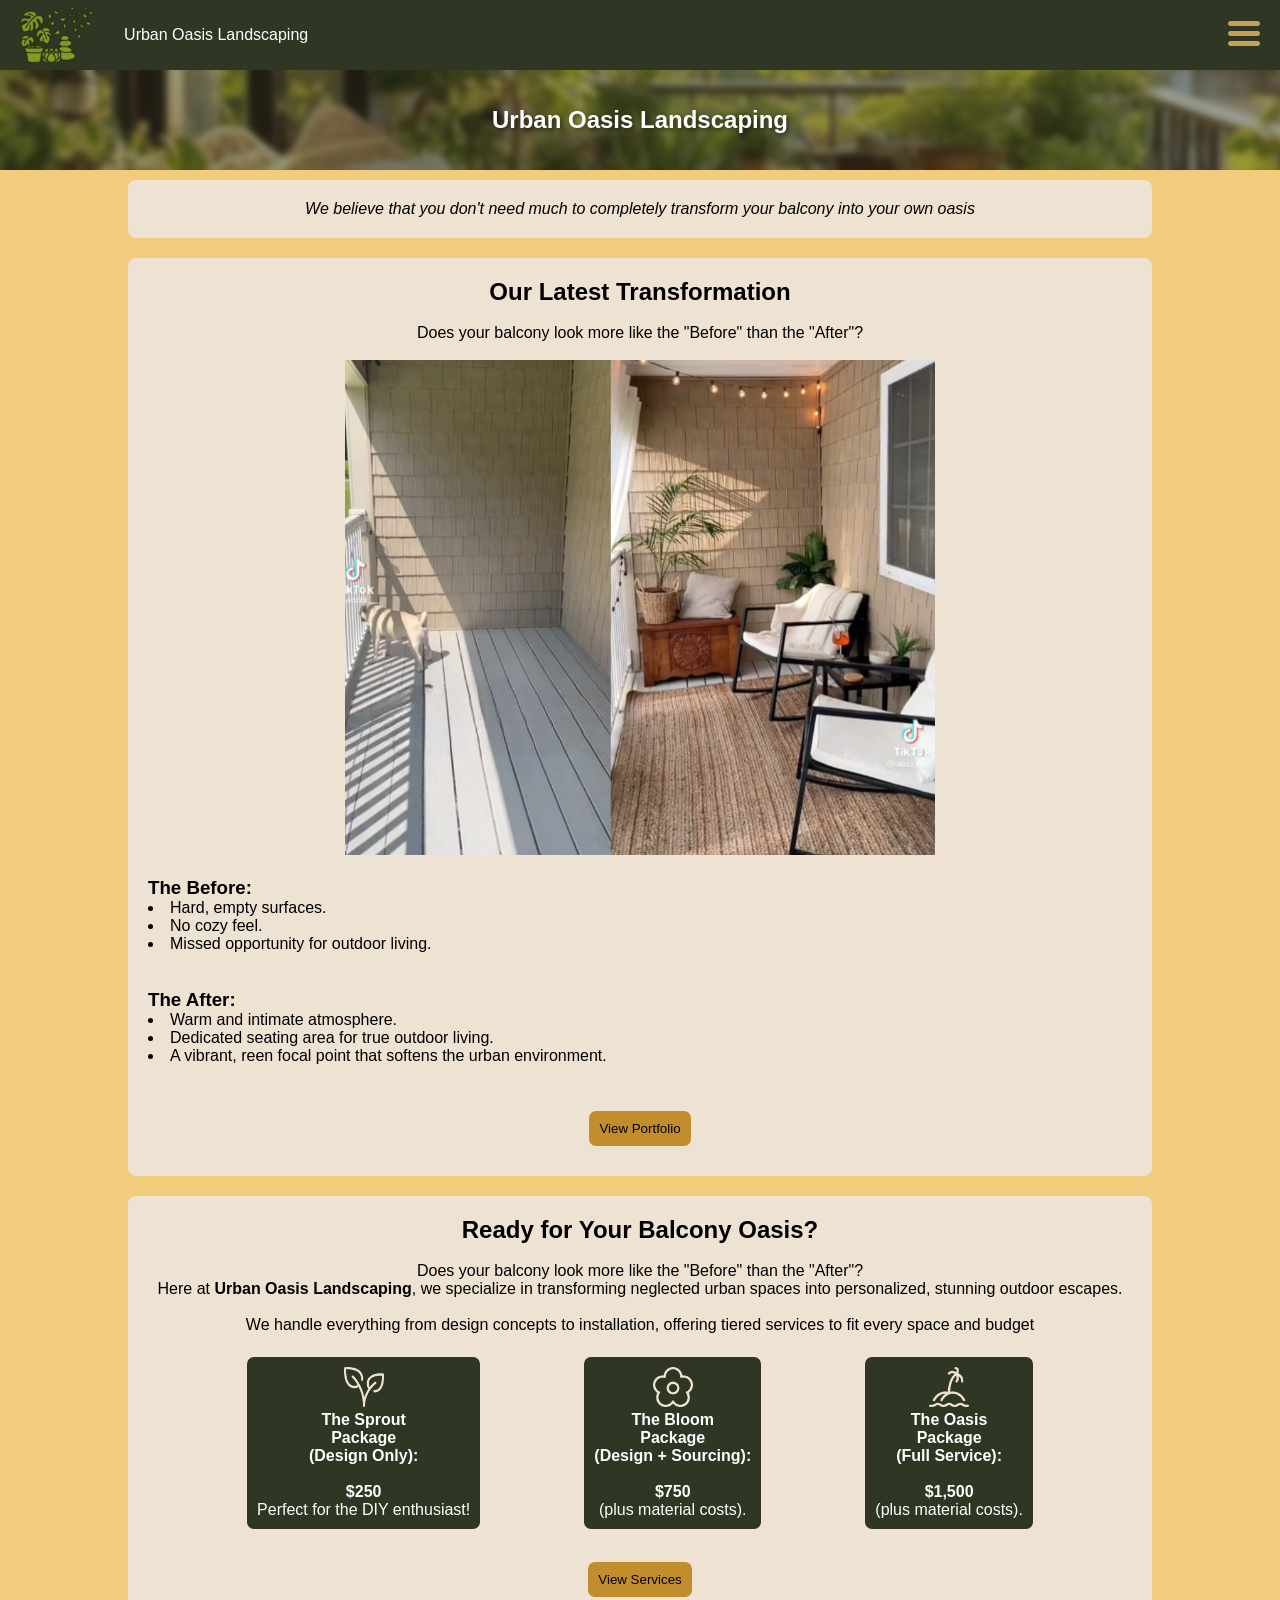
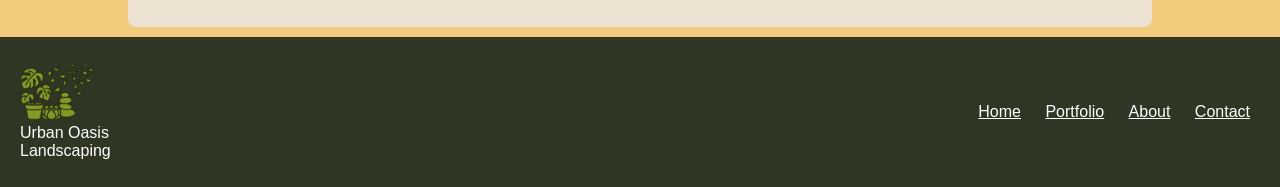
<file: index.html>
<!DOCTYPE html>
<html lang="en">
    <head>
        <meta charset="UTF-8">
        <meta name="viewport" content="width=device-width, initial-scale=1.0">
        <title>Home</title>
        <link rel="stylesheet" href="main.css">
        <script src="code.js" defer></script>
        <link rel="shortcut icon" href="images/icon.png" type="image/x-icon">
    </head>

    
    <body>
        <header>
            <div class="side-by-side">
                <img src="images/icon.png" alt="" height="55px">
                <p>Urban Oasis Landscaping</p>
            </div>
            
            <div>
                <img src="images/menu.png" alt="" height="25px">
                <ul class="Links">
                    <li><a href="index.html">Home</a></li>
                    <li><a href="portfolio.html">Portfolio</a></li>
                    <li><a href="about.html">About</a></li>
                    <li><a href="contact.html">Contact</a></li>
                </ul>
            </div>
            
        </header>

        <section class="cover center-text">
            <h1>Urban Oasis Landscaping</h1>
        </section>

        <section class="center-text">
            <p><i>We believe that you don't need much to completely transform your balcony into your own oasis</i></p>
        </section>

        <section>
            <div class="center-text">
                <h2>Our Latest Transformation</h2> <br>
                <p>Does your balcony look more like the "Before" than the "After"?</p>
                <br>
                <img src="portfolio-images/1.png" alt="" > <br><br>
            </div>
            <h3>The Before:</h3>
            <ul>
                <li>Hard, empty surfaces.</li>
                <li>No cozy feel.</li>
                <li>Missed opportunity for outdoor living.</li>
            </ul>
            <br><br>
            <h3>The After:</h3>
            <ul>
                <li>Warm and intimate atmosphere.</li>
                <li>Dedicated seating area for true outdoor living.</li>
                <li>A vibrant, reen focal point that softens the urban environment.</li>
            </ul>
            <br><br>
            <div class="center-text">
                <button type="button">View Portfolio</button>
            </div>
            
        </section>

        
        <section class="center-text">
            <h2>Ready for Your Balcony Oasis?</h2> <br>
            <p>Does your balcony look more like the "Before" than the "After"?</p>
            <div class="center-text">
                <p>Here at <b>Urban Oasis Landscaping</b>, we specialize in transforming neglected urban spaces into personalized, stunning outdoor escapes.</p> <br>
                <p>We handle everything from design concepts to installation, offering tiered services to fit every space and budget</p>
            </div> <br>
            <div class="packages">
                <div class="services">
                    <img src="images/sprout.png" alt="" class="icon">
                    <h4>The Sprout <br> Package <br> (Design Only):</h4>
                    <br>
                    <h4>$250</h4>
                    <p>Perfect for  the DIY enthusiast!</p>
                </div>
                
                <div class="services">
                    <img src="images/bloom.png" alt="" class="icon">
                    <h4>The Bloom <br> Package <br> (Design + Sourcing):</h4>
                    <br>
                    <h4>$750</h4>
                    <p>(plus material costs).</p>
                </div>

                <div class="services">
                    <img src="images/oasis.png" alt="" class="icon"> <br>
                    <h4>The Oasis <br> Package <br> (Full Service): </h4>
                    <br>
                    <h4>$1,500</h4>
                    <p>(plus material costs).</p>
                </div>
            </div>
            <br>
            <button type="button">View Services</button>
        </section>

        <footer>
            <div>
                <img src="images/icon.png" alt="" height="55px">
                <p>Urban Oasis <br>Landscaping</p>
            </div>
            <div class="Links">
                <a href="index.html">Home</a>
                <a href="portfolio.html">Portfolio</a>
                <a href="about.html">About</a>
                <a href="contact.html">Contact</a>
            </div>
        </footer>
    </body>
</html>
</file>
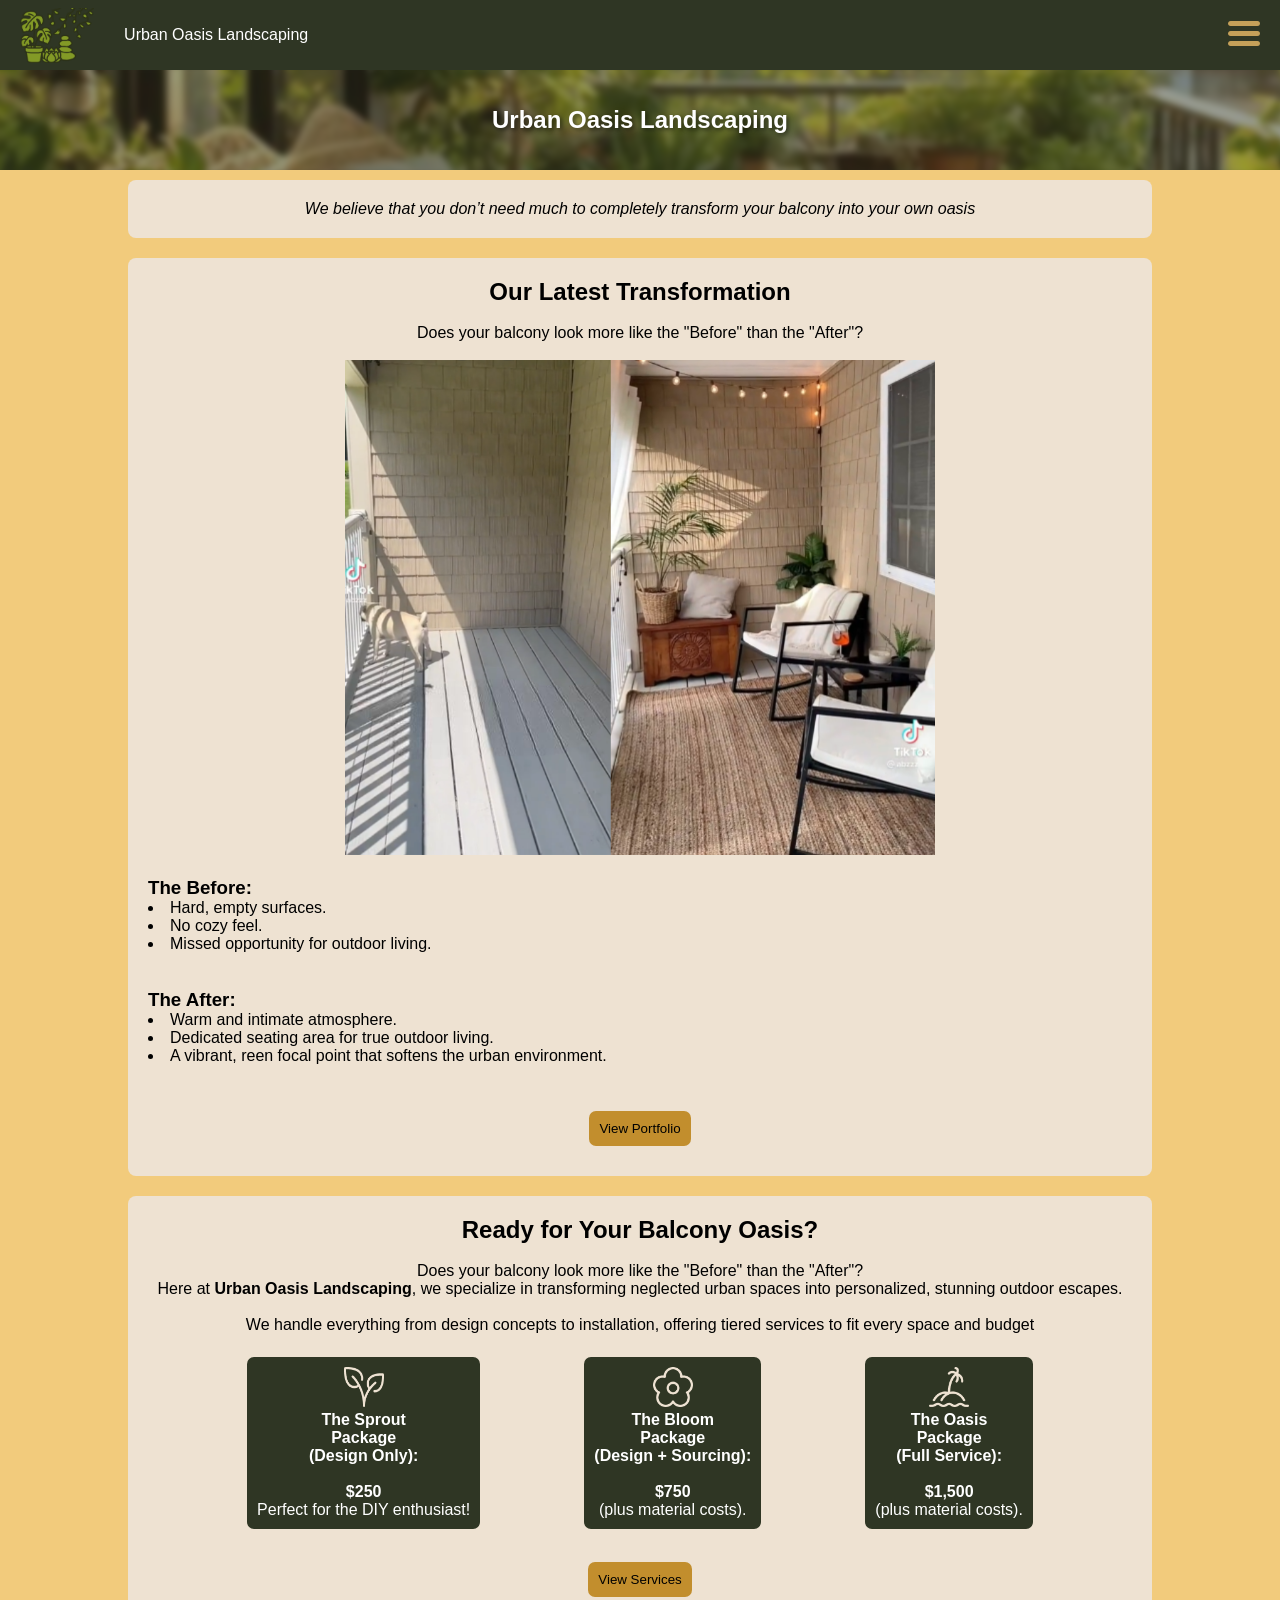
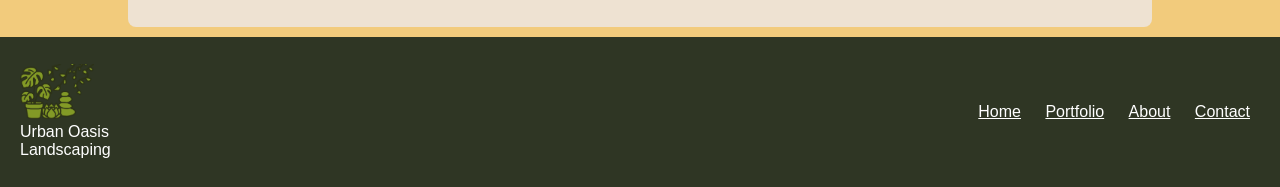
<file: html/index.html>
<!DOCTYPE html>
<html lang="en">
    <head>
        <meta charset="UTF-8">
        <meta name="viewport" content="width=device-width, initial-scale=1.0">
        <title>Home</title>
        <link rel="stylesheet" href="/main.css">
        <script src="/code.js" defer></script>
        <link rel="shortcut icon" href="/images/icon.png" type="image/x-icon">
    </head>

    
    <body>
        <header>
            <div class="side-by-side">
                <img src="/images/icon.png" alt="" height="55px">
                <p>Urban Oasis Landscaping</p>
            </div>
            
            <div>
                <img src="/images/menu.png" alt="" height="25px">
                <ul class="Links">
                    <li><a href="/html/index.html">Home</a></li>
                    <li><a href="/html/portfolio.html">Portfolio</a></li>
                    <li><a href="/html/about.html">About</a></li>
                    <li><a href="/html/contact.html">Contact</a></li>
                </ul>
            </div>
            
        </header>

        <section class="cover center-text">
            <h1>Urban Oasis Landscaping</h1>
        </section>

        <section class="center-text">
            <p><i>We believe that you don’t need much to completely transform your balcony into your own oasis</i></p>
        </section>

        <section>
            <div class="center-text">
                <h2>Our Latest Transformation</h2> <br>
                <p>Does your balcony look more like the "Before" than the "After"?</p>
                <br>
                <img src="/portfolio-images/1.png" alt="" > <br><br>
            </div>
            <h3>The Before:</h3>
            <ul>
                <li>Hard, empty surfaces.</li>
                <li>No cozy feel.</li>
                <li>Missed opportunity for outdoor living.</li>
            </ul>
            <br><br>
            <h3>The After:</h3>
            <ul>
                <li>Warm and intimate atmosphere.</li>
                <li>Dedicated seating area for true outdoor living.</li>
                <li>A vibrant, reen focal point that softens the urban environment.</li>
            </ul>
            <br><br>
            <div class="center-text">
                <button type="button">View Portfolio</button>
            </div>
            
        </section>

        
        <section class="center-text">
            <h2>Ready for Your Balcony Oasis?</h2> <br>
            <p>Does your balcony look more like the "Before" than the "After"?</p>
            <div class="center-text">
                <p>Here at <b>Urban Oasis Landscaping</b>, we specialize in transforming neglected urban spaces into personalized, stunning outdoor escapes.</p> <br>
                <p>We handle everything from design concepts to installation, offering tiered services to fit every space and budget</p>
            </div> <br>
            <div class="packages">
                <div class="services">
                    <img src="/images/sprout.png" alt="" class="icon">
                    <h4>The Sprout <br> Package <br> (Design Only):</h4>
                    <br>
                    <h4>$250</h4>
                    <p>Perfect for  the DIY enthusiast!</p>
                </div>
                
                <div class="services">
                    <img src="/images/bloom.png" alt="" class="icon">
                    <h4>The Bloom <br> Package <br> (Design + Sourcing):</h4>
                    <br>
                    <h4>$750</h4>
                    <p>(plus material costs).</p>
                </div>

                <div class="services">
                    <img src="/images/oasis.png" alt="" class="icon"> <br>
                    <h4>The Oasis <br> Package <br> (Full Service): </h4>
                    <br>
                    <h4>$1,500</h4>
                    <p>(plus material costs).</p>
                </div>
            </div>
            <br>
            <button type="button">View Services</button>
        </section>

        <footer>
            <div>
                <img src="/images/icon.png" alt="" height="55px">
                <p>Urban Oasis <br>Landscaping</p>
            </div>
            <div class="Links">
                <a href="/html/index.html">Home</a>
                <a href="/html/portfolio.html">Portfolio</a>
                <a href="/html/about.html">About</a>
                <a href="/html/contact.html">Contact</a>
            </div>
        </footer>
    </body>
</html>
</file>
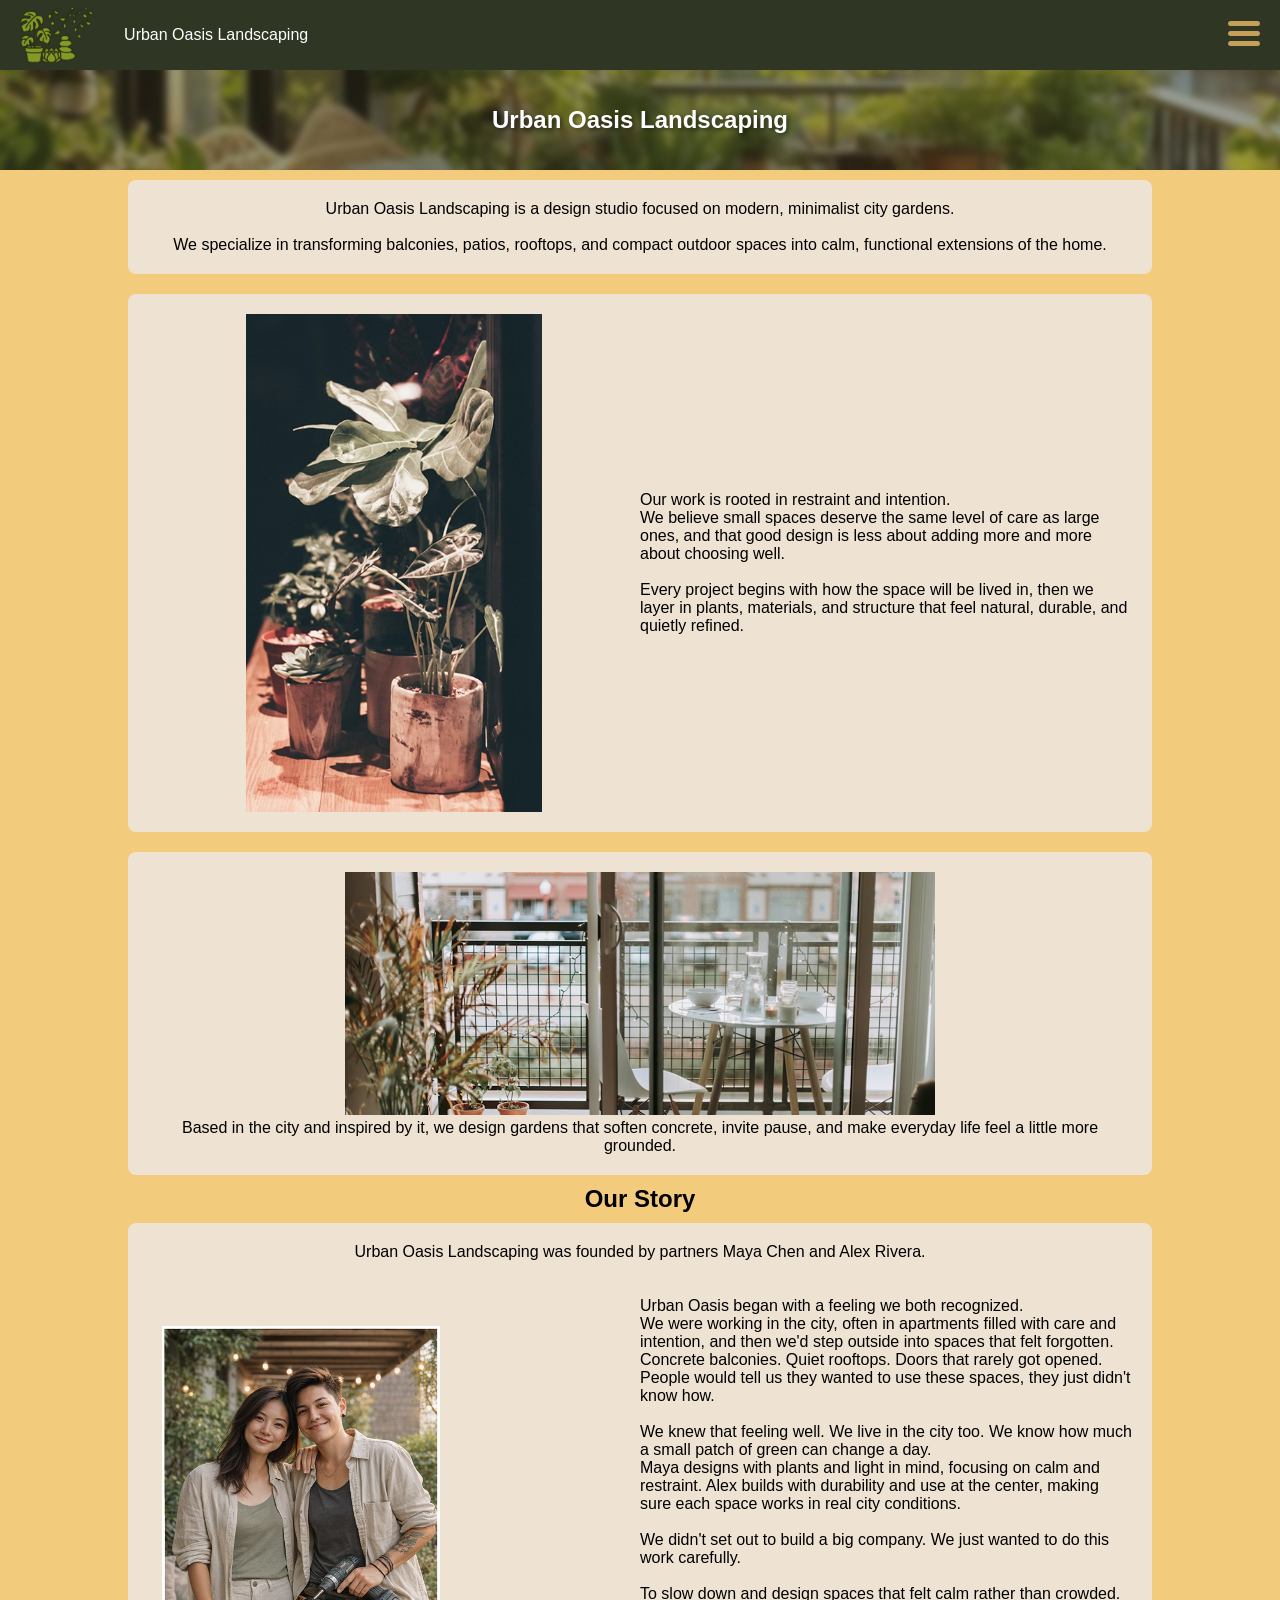
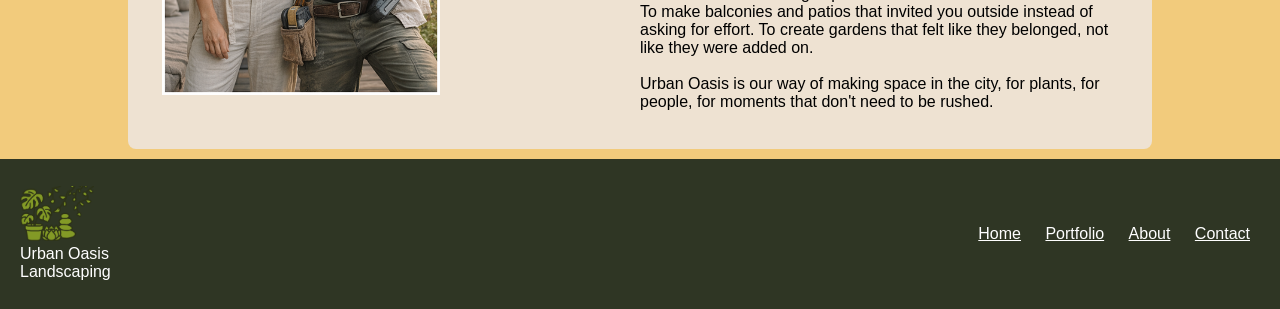
<file: about.html>
<!DOCTYPE html>
<html lang="en">
<head>
    <meta charset="UTF-8">
    <meta name="viewport" content="width=device-width, initial-scale=1.0">
    <title>About</title>
    <link rel="stylesheet" href="main.css">
    <link rel="shortcut icon" href="images/icon.png" type="image/x-icon">
</head>
<body>
    <header>
        <div class="side-by-side">
            <img src="images/icon.png" alt="" height="55px">
            <p>Urban Oasis Landscaping</p>
        </div>
            
        <div>
            <img src="images/menu.png" alt="" height="25px">
            <ul class="Links">
                <li><a href="index.html">Home</a></li>
                <li><a href="portfolio.html">Portfolio</a></li>
                <li><a href="about.html">About</a></li>
                <li><a href="contact.html">Contact</a></li>
            </ul>
        </div>
    </header>

    <section class="cover center-text">
        <h1>Urban Oasis Landscaping</h1>
    </section>

    <section class="center-text">
        <p>Urban Oasis Landscaping is a design studio focused on modern, minimalist city gardens. <br><br>We specialize in transforming balconies, patios, rooftops, and compact outdoor spaces into calm, functional extensions of the home.</p>
    </section>

    <section class="grid-container">
        <img src="images/potted.png" alt="" height="179">
        <p>Our work is rooted in restraint and intention. <br> We believe small spaces deserve the same level of care as large ones, and that good design is less about adding more and more about choosing well.<br> <br>Every project begins with how the space will be lived in, then we layer in plants, materials, and structure that feel natural, durable, and quietly refined.</p>
    </section>

    <section class="center-text">
        <img src="images/balcony.png" alt="" >
        <p>Based in the city and inspired by it, we design gardens that soften concrete, invite pause, and make everyday life feel a little more grounded.</p>
    </section>

    <h2>Our Story</h2>
    <section >
        <p class="center-text">Urban Oasis Landscaping was founded by partners Maya Chen and Alex Rivera.</p> <br> <br>
        <div class="grid-container">
            <div>
                <img src="images/founders.png" alt="">
            </div>
            
            <div>
                <p >Urban Oasis began with a feeling we both recognized.</p>
                <p>We were working in the city, often in apartments filled with care and intention, and then we'd step outside into spaces that felt forgotten. Concrete balconies. Quiet rooftops. Doors that rarely got opened. People would tell us they wanted to use these spaces, they just didn't know how.</p> <br>
                <p>We knew that feeling well. We live in the city too. We know how much a small patch of green can change a day.</p>
                <p>Maya designs with plants and light in mind, focusing on calm and restraint. Alex builds with durability and use at the center, making sure each space works in real city conditions.</p> <br>
                <p>We didn't set out to build a big company. We just wanted to do this work carefully.</p><br>
                <p>To slow down and design spaces that felt calm rather than crowded. To make balconies and patios that invited you outside instead of asking for effort. To create gardens that felt like they belonged, not like they were added on.</p><br>
                <p>Urban Oasis is our way of making space in the city, for plants, for people, for moments that don't need to be rushed.</p><br>
            </div>
        </div>
        
    </section>

    <footer>
        <div>
            <img src="images/icon.png" alt="" height="55px">
            <p>Urban Oasis <br>Landscaping</p>
        </div>
        <div class="Links">
            <a href="index.html">Home</a>
            <a href="portfolio.html">Portfolio</a>
            <a href="about.html">About</a>
            <a href="contact.html">Contact</a>
        </div>
        
    </footer>
</body>
</html>
</file>
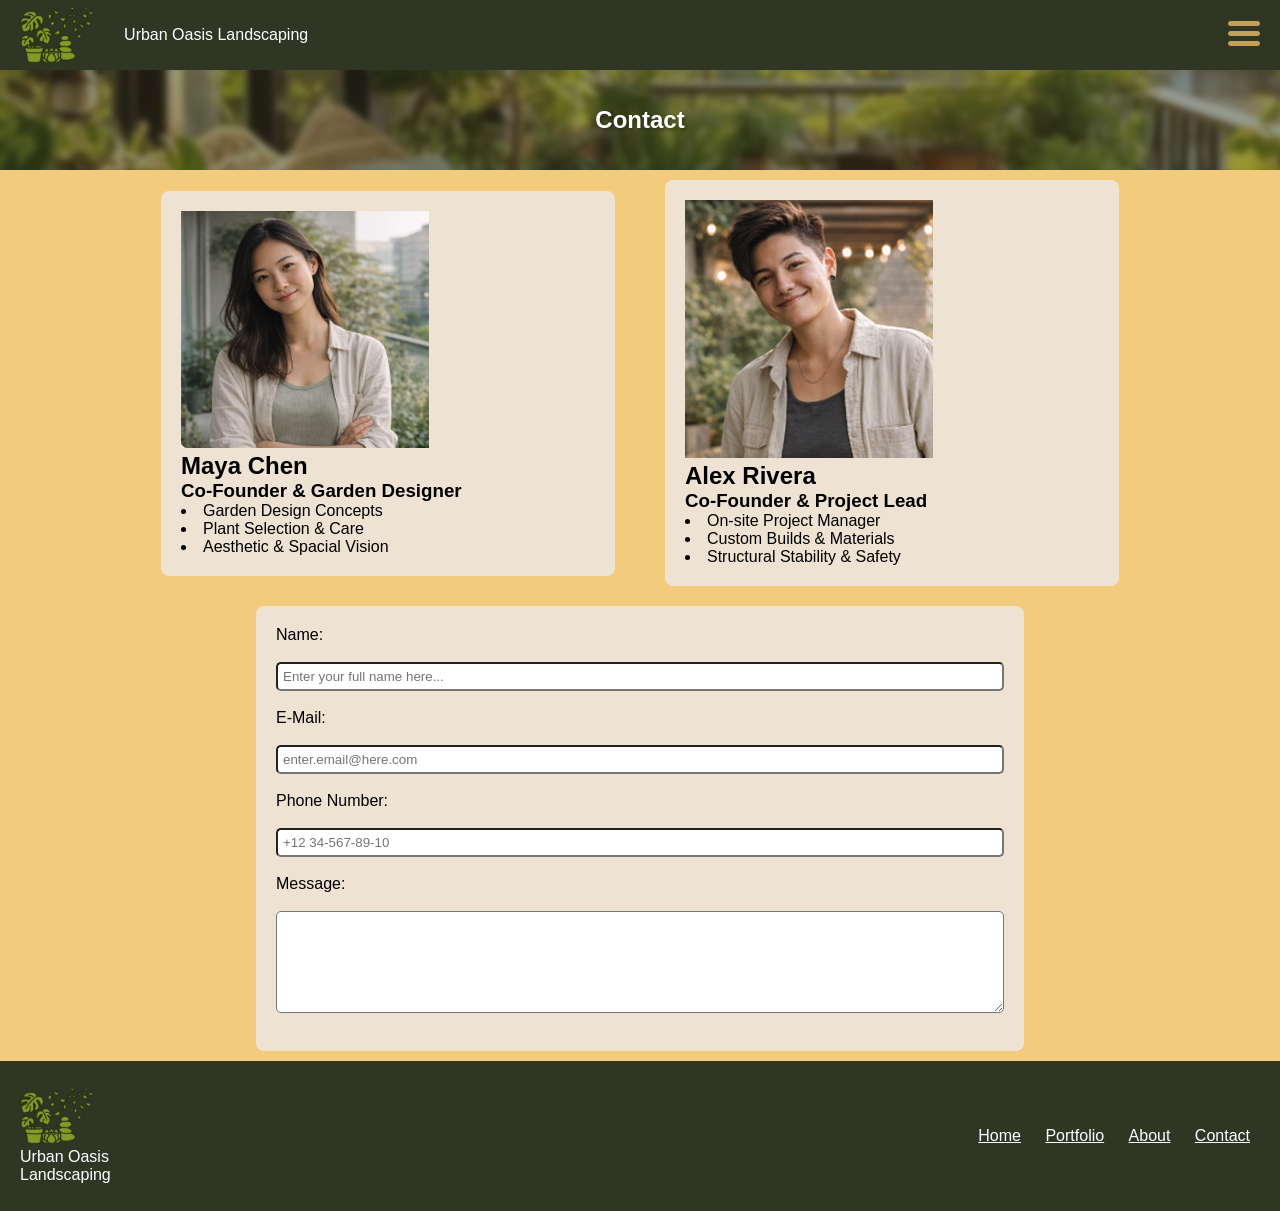
<file: contact.html>
<!DOCTYPE html>
<html lang="en">
<head>
    <meta charset="UTF-8">
    <meta name="viewport" content="width=device-width, initial-scale=1.0">
    <title>Contact</title>    <link rel="stylesheet" href="main.css">
    <script src="code.js" defer></script>
    <link rel="shortcut icon" href="images/icon.png" type="image/x-icon">
</head>

<body>
    <header>
        <div class="side-by-side">
            <img src="images/icon.png" alt="" height="55px">
            <p>Urban Oasis Landscaping</p>
        </div>
        
        <div>
            <img src="images/menu.png" alt="" height="25px">
            <ul class="Links">
                <li><a href="index.html">Home</a></li>
                <li><a href="portfolio.html">Portfolio</a></li>
                <li><a href="about.html">About</a></li>
                <li><a href="contact.html">Contact</a></li>
            </ul>
        </div>
        
    </header>

    <section class="cover center-text">
        <h1>Contact</h1>
    </section>

    <div class="side-by-side">
        <section>
            <img src="images/maya.png" alt="">
            <h2>Maya Chen</h2>
            <h3>Co-Founder & Garden Designer</h3>
            <ul>
                <li>Garden Design Concepts</li>
                <li>Plant Selection & Care</li>
                <li>Aesthetic & Spacial Vision</li>
            </ul>
        </section>

        <section>
            <img src="images/alex.png" alt="">
            <h2>Alex Rivera</h2>
            <h3>Co-Founder & Project Lead</h3>
            <ul>
                <li>On-site Project Manager</li>
                <li>Custom Builds & Materials</li>
                <li>Structural Stability & Safety</li>
            </ul>
        </section>
    </div>
    
    <form>
        <label for="fullname">Name:</label> <br>
        <input type="text" name="nameField" id="fullname" placeholder="Enter your full name here..."> <br>

        <label for="email">E-Mail:</label> <br>
        <input type="email" name="emailField" id="email" placeholder="enter.email@here.com"> <br>

        <label for="phone">Phone Number:</label> <br>
        <input type="tel" name="phoneField" id="phone" placeholder="+12 34-567-89-10"> <br>

        <label for="message">Message:</label> <br>
        <textarea name="messageField" id="message" rows="6"></textarea> <br>
    </form>

    <footer>
        <div>
            <img src="images/icon.png" alt="" height="55px">
            <p>Urban Oasis <br>Landscaping</p>
        </div>
        <div class="Links">
            <a href="index.html">Home</a>
            <a href="portfolio.html">Portfolio</a>
            <a href="about.html">About</a>
            <a href="contact.html">Contact</a>
        </div>
    </footer>
</body>
</html>
</file>
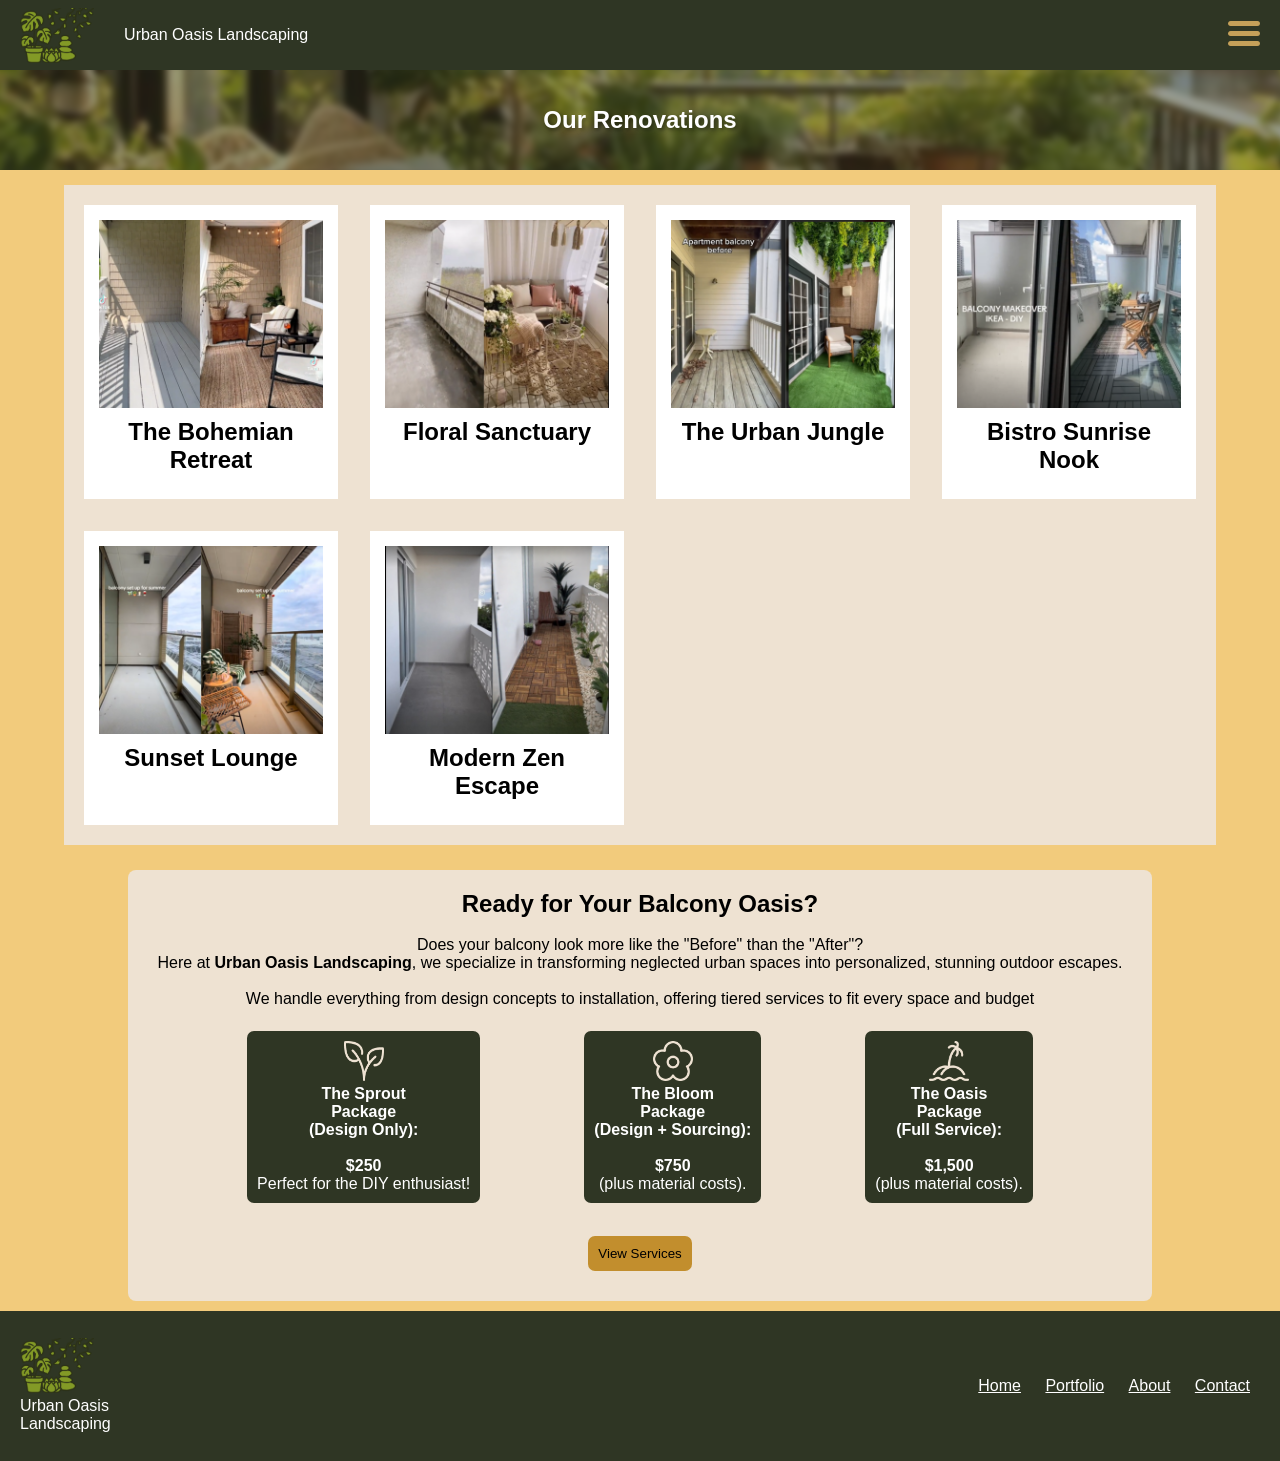
<file: portfolio.html>
<!DOCTYPE html>
<html lang="en">
<head>
    <meta charset="UTF-8">
    <meta name="viewport" content="width=device-width, initial-scale=1.0">
    <title>Portfolio</title>
    <link rel="stylesheet" href="main.css">
    <link rel="shortcut icon" href="images/icon.png" type="image/x-icon">
    <script src="code.js" defer></script>
</head>

<body>
    <header>
        <div class="side-by-side">
            <img src="images/icon.png" alt="" height="55px">
            <p>Urban Oasis Landscaping</p>
        </div>
        
        <div>
            <img src="images/menu.png" alt="" height="25px">
            <ul class="Links">
                <li><a href="index.html">Home</a></li>
                <li><a href="portfolio.html">Portfolio</a></li>
                <li><a href="about.html">About</a></li>
                <li><a href="contact.html">Contact</a></li>
            </ul>
        </div>
    </header>

    <section class="cover center-text">
        <h1>Our Renovations</h1>
    </section>

    <div class="gallery">
        <div class="gallery-item">
            <img class="imgGallery" src="portfolio-images/1.png" alt="" data-id="bohemian-retreat" > 
            <h3 class="desc">The Bohemian Retreat</h3>
        </div>
        

        <div class="gallery-item">
            <img class="imgGallery" src="portfolio-images/2.png" alt="" data-id="floral-sanctuarty">
            <h3 class="desc">Floral Sanctuary</h3>
        </div>

        <div class="gallery-item">
            <img class="imgGallery" src="portfolio-images/3.png" alt="" data-id="urban-jungle">
            <h3 class="desc">The Urban Jungle</h3>
        </div>

        <div class="gallery-item">
            <img class="imgGallery" src="portfolio-images/4.png" alt="" data-id="sunrise-nook">
            <h3 class="desc">Bistro Sunrise Nook</h3>
        </div>

        <div class="gallery-item">
            <img class="imgGallery" src="portfolio-images/5.png" alt="" data-id="sunset-lounge">
            <h3 class="desc">Sunset  Lounge</h3>
        </div>

        <div class="gallery-item">
            <img class="imgGallery" src="portfolio-images/6.png" alt="" data-id="zen-escape">
            <h3 class="desc">Modern Zen Escape</h3>
        </div>
        
    </div>

    <div id="lightbox">
        
    </div>

    <section class="center-text">
            <h2>Ready for Your Balcony Oasis?</h2> <br>
            <p>Does your balcony look more like the "Before" than the "After"?</p>
            <div class="center-text">
                <p>Here at <b>Urban Oasis Landscaping</b>, we specialize in transforming neglected urban spaces into personalized, stunning outdoor escapes.</p> <br>
                <p>We handle everything from design concepts to installation, offering tiered services to fit every space and budget</p>
            </div> <br>
            <div class="packages">
                <div class="services">
                    <img src="images/sprout.png" alt="" class="icon">
                    <h4>The Sprout <br> Package <br> (Design Only):</h4>
                    <br>
                    <h4>$250</h4>
                    <p>Perfect for  the DIY enthusiast!</p>
                </div>
                
                <div class="services">
                    <img src="images/bloom.png" alt="" class="icon">
                    <h4>The Bloom <br> Package <br> (Design + Sourcing):</h4>
                    <br>
                    <h4>$750</h4>
                    <p>(plus material costs).</p>
                </div>

                <div class="services">
                    <img src="images/oasis.png" alt="" class="icon"> <br>
                    <h4>The Oasis <br> Package <br> (Full Service): </h4>
                    <br>
                    <h4>$1,500</h4>
                    <p>(plus material costs).</p>
                </div>
            </div>
            <br>
            <button type="button">View Services</button>
        </section>

    <footer>
        <div>
            <img src="images/icon.png" alt="" height="55px">
            <p>Urban Oasis <br>Landscaping</p>
        </div>
        <div class="Links">
            <a href="index.html">Home</a>
            <a href="portfolio.html">Portfolio</a>
            <a href="about.html">About</a>
            <a href="contact.html">Contact</a>
        </div>
        
    </footer>
</body>
</html>
</file>
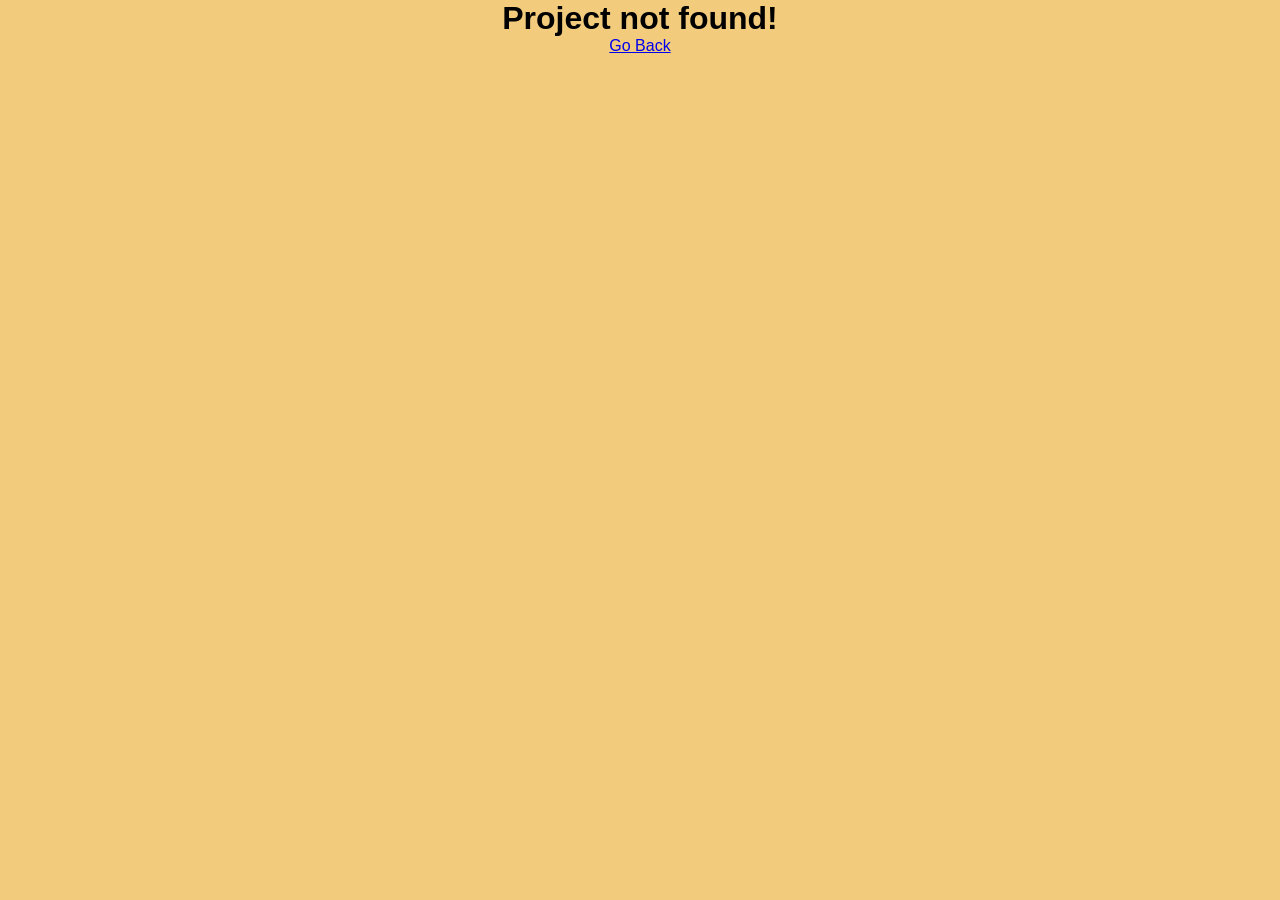
<file: project-detail.html>
<!DOCTYPE html>
<html lang="en">
<head>
    <meta charset="UTF-8">
    <meta name="viewport" content="width=device-width, initial-scale=1.0">
    <title>Project Details</title>
    <link rel="stylesheet" href="main.css">
    <link rel="shortcut icon" href="images/icon.png" type="image/x-icon">
    <script src="detail-logic.js" defer></script>
</head>
<body>
    <header>
        <div class="side-by-side">
            <img src="images/icon.png" alt="" height="55px">
            <p>Urban Oasis Landscaping</p>
        </div>
        
        <div>
            <img src="images/menu.png" alt="" height="25px">
            <ul class="Links">
                <li><a href="index.html">Home</a></li>
                <li><a href="portfolio.html">Portfolio</a></li>
                <li><a href="about.html">About</a></li>
                <li><a href="contact.html">Contact</a></li>
            </ul>
        </div>
    </header>

    <section class="cover center-text">
        <h1 id="proj-title">Loading...</h1>
    </section>

    <br>
    <h2 id="proj-tagline"></h2> <br>

    <section>
        <div class="challenge-box">
            <h3>The Before</h3>
            <p id="proj-challenge-text"></p>
            <ul id="proj-challenge-list"></ul>
        </div> <br>

        <div class="center-text"><img id="proj-main-img" src="" alt="Project Transformation"></div> <br>

        <div class="strategy box">
            <h3>The After</h3>
            <h4>Our Transformation Strategy</h4>
            <ul id="proj-strategy-list"></ul>
        </div>
    </section>
    
    <section class="center-text">
            <h2>Ready for Your Balcony Oasis?</h2> <br>
            <p>Does your balcony look more like the "Before" than the "After"?</p>
            <div class="center-text">
                <p>Here at <b>Urban Oasis Landscaping</b>, we specialize in transforming neglected urban spaces into personalized, stunning outdoor escapes.</p> <br>
                <p>We handle everything from design concepts to installation, offering tiered services to fit every space and budget</p>
            </div> <br>
            <div class="packages">
                <div class="services">
                    <img src="images/sprout.png" alt="" class="icon">
                    <h4>The Sprout <br> Package <br> (Design Only):</h4>
                    <br>
                    <h4>$250</h4>
                    <p>Perfect for  the DIY enthusiast!</p>
                </div>
                
                <div class="services">
                    <img src="images/bloom.png" alt="" class="icon">
                    <h4>The Bloom <br> Package <br> (Design + Sourcing):</h4>
                    <br>
                    <h4>$750</h4>
                    <p>(plus material costs).</p>
                </div>

                <div class="services">
                    <img src="images/oasis.png" alt="" class="icon"> <br>
                    <h4>The Oasis <br> Package <br> (Full Service): </h4>
                    <br>
                    <h4>$1,500</h4>
                    <p>(plus material costs).</p>
                </div>
            </div>
            <br>
            <button type="button">View Services</button>
        </section>
        
    <footer>
        <div>
            <img src="images/icon.png" alt="" height="55px">
            <p>Urban Oasis <br>Landscaping</p>
        </div>
        <div class="Links">
            <a href="index.html">Home</a>
            <a href="portfolio.html">Portfolio</a>
            <a href="about.html">About</a>
            <a href="contact.html">Contact</a>
        </div>
        
    </footer>
</body>
</html>
</file>
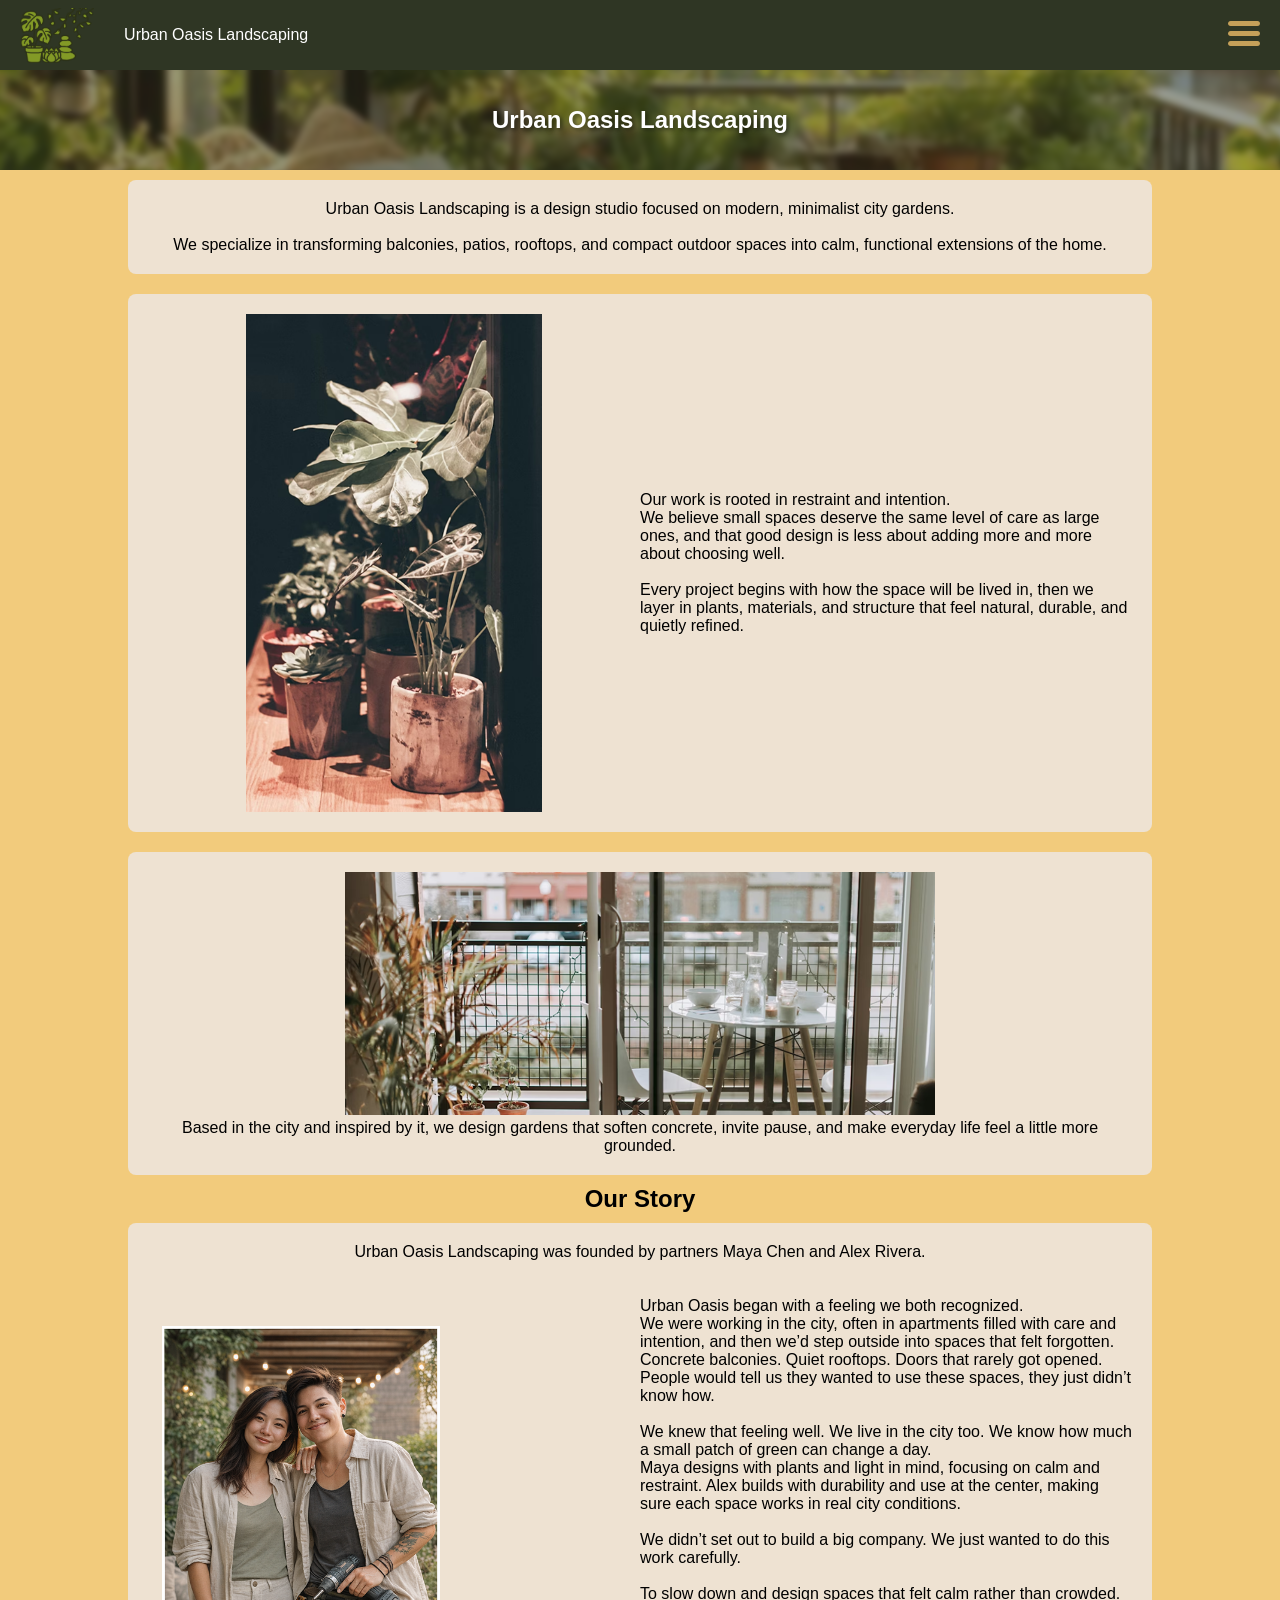
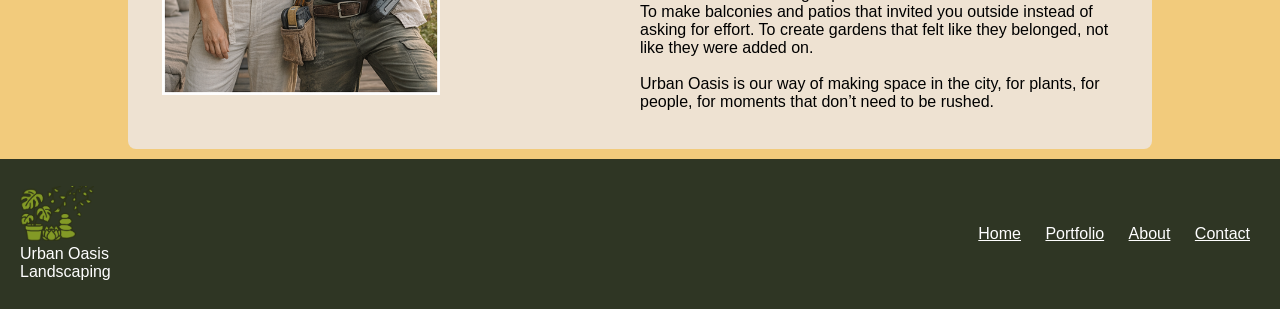
<file: html/about.html>
<!DOCTYPE html>
<html lang="en">
<head>
    <meta charset="UTF-8">
    <meta name="viewport" content="width=device-width, initial-scale=1.0">
    <title>About</title>
    <link rel="stylesheet" href="/main.css">
    <link rel="shortcut icon" href="/images/icon.png" type="image/x-icon">
</head>
<body>
    <header>
        <div class="side-by-side">
            <img src="/images/icon.png" alt="" height="55px">
            <p>Urban Oasis Landscaping</p>
        </div>
            
        <div>
            <img src="/images/menu.png" alt="" height="25px">
            <ul class="Links">
                <li><a href="/html/index.html">Home</a></li>
                <li><a href="/html/portfolio.html">Portfolio</a></li>
                <li><a href="/html/about.html">About</a></li>
                <li><a href="/html/contact.html">Contact</a></li>
            </ul>
        </div>
    </header>

    <section class="cover center-text">
        <h1>Urban Oasis Landscaping</h1>
    </section>

    <section class="center-text">
        <p>Urban Oasis Landscaping is a design studio focused on modern, minimalist city gardens. <br><br>We specialize in transforming balconies, patios, rooftops, and compact outdoor spaces into calm, functional extensions of the home.</p>
    </section>

    <section class="grid-container">
        <img src="/images/potted.png" alt="" height="179">
        <p>Our work is rooted in restraint and intention. <br> We believe small spaces deserve the same level of care as large ones, and that good design is less about adding more and more about choosing well.<br> <br>Every project begins with how the space will be lived in, then we layer in plants, materials, and structure that feel natural, durable, and quietly refined.</p>
    </section>

    <section class="center-text">
        <img src="/images/balcony.png" alt="" >
        <p>Based in the city and inspired by it, we design gardens that soften concrete, invite pause, and make everyday life feel a little more grounded.</p>
    </section>

    <h2>Our Story</h2>
    <section >
        <p class="center-text">Urban Oasis Landscaping was founded by partners Maya Chen and Alex Rivera.</p> <br> <br>
        <div class="grid-container">
            <div>
                <img src="/images/founders.png" alt="">
            </div>
            
            <div>
                <p >Urban Oasis began with a feeling we both recognized.</p>
                <p>We were working in the city, often in apartments filled with care and intention, and then we’d step outside into spaces that felt forgotten. Concrete balconies. Quiet rooftops. Doors that rarely got opened. People would tell us they wanted to use these spaces, they just didn’t know how.</p> <br>
                <p>We knew that feeling well. We live in the city too. We know how much a small patch of green can change a day.</p>
                <p>Maya designs with plants and light in mind, focusing on calm and restraint. Alex builds with durability and use at the center, making sure each space works in real city conditions.</p> <br>
                <p>We didn’t set out to build a big company. We just wanted to do this work carefully.</p><br>
                <p>To slow down and design spaces that felt calm rather than crowded. To make balconies and patios that invited you outside instead of asking for effort. To create gardens that felt like they belonged, not like they were added on.</p><br>
                <p>Urban Oasis is our way of making space in the city, for plants, for people, for moments that don’t need to be rushed.</p><br>
            </div>
        </div>
        
    </section>

    <footer>
        <div>
            <img src="/images/icon.png" alt="" height="55px">
            <p>Urban Oasis <br>Landscaping</p>
        </div>
        <div class="Links">
            <a href="/html/index.html">Home</a>
            <a href="/html/portfolio.html">Portfolio</a>
            <a href="/html/about.html">About</a>
            <a href="/html/contact.html">Contact</a>
        </div>
        
    </footer>
</body>
</html>
</file>
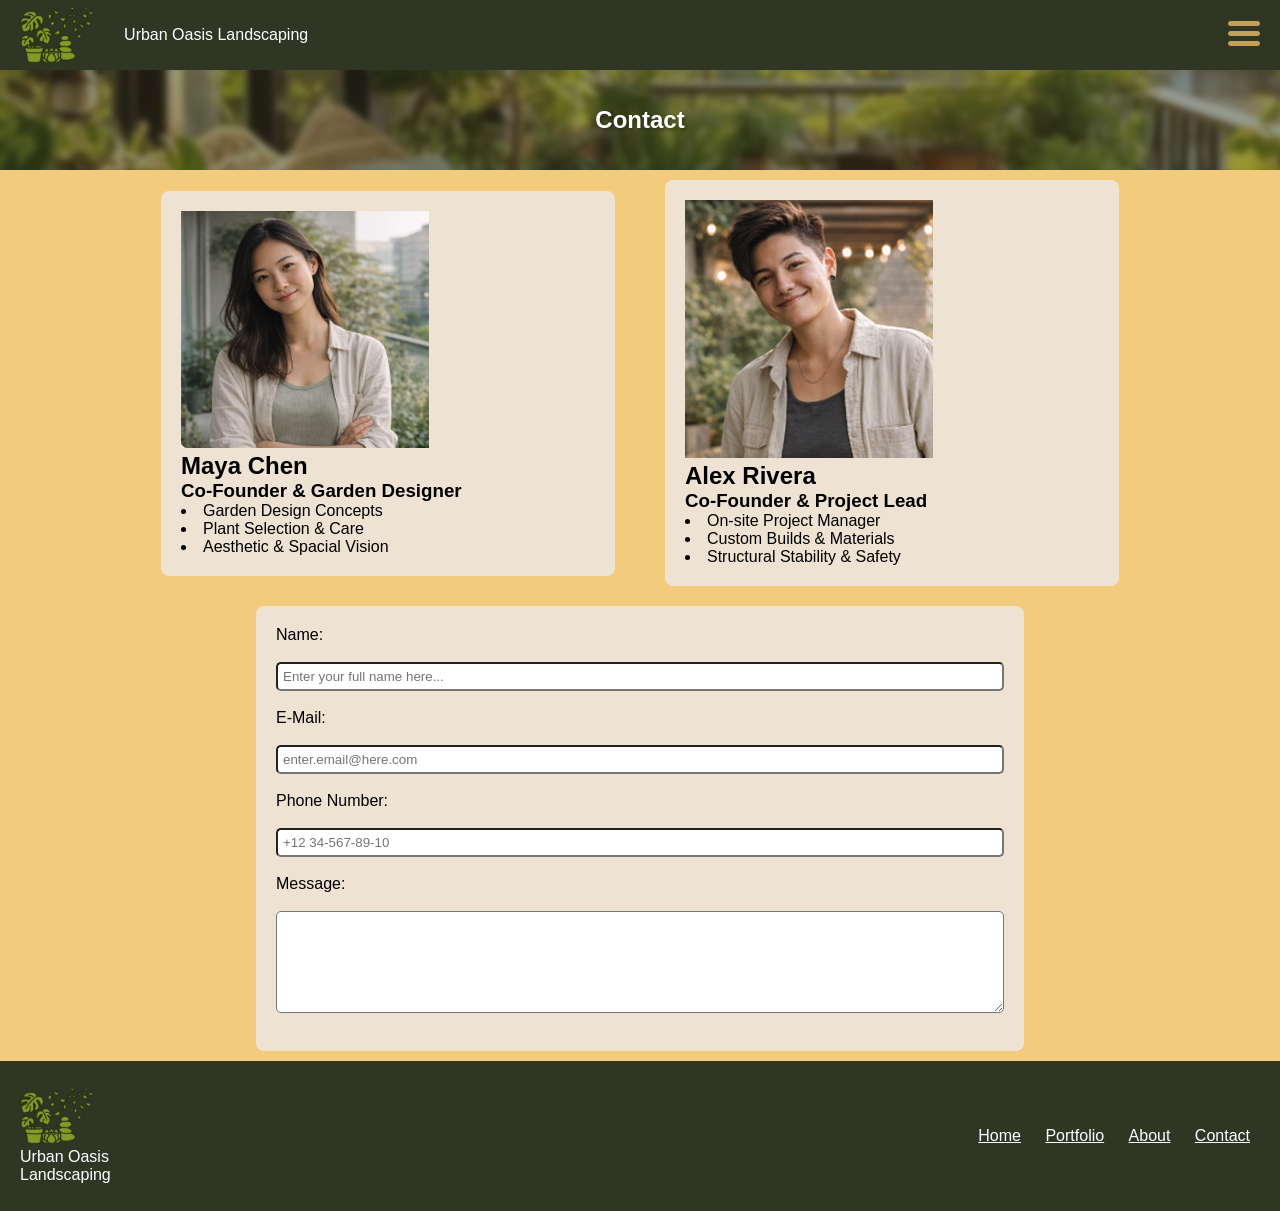
<file: html/contact.html>
<!DOCTYPE html>
<html lang="en">
<head>
    <meta charset="UTF-8">
    <meta name="viewport" content="width=device-width, initial-scale=1.0">
    <title>Contact</title>    <link rel="stylesheet" href="/main.css">
    <script src="/code.js" defer></script>
    <link rel="shortcut icon" href="/images/icon.png" type="image/x-icon">
</head>

<body>
    <header>
        <div class="side-by-side">
            <img src="/images/icon.png" alt="" height="55px">
            <p>Urban Oasis Landscaping</p>
        </div>
        
        <div>
            <img src="/images/menu.png" alt="" height="25px">
            <ul class="Links">
                <li><a href="/html/index.html">Home</a></li>
                <li><a href="/html/portfolio.html">Portfolio</a></li>
                <li><a href="/html/about.html">About</a></li>
                <li><a href="/html/contact.html">Contact</a></li>
            </ul>
        </div>
        
    </header>

    <section class="cover center-text">
        <h1>Contact</h1>
    </section>

    <div class="side-by-side">
        <section>
            <img src="/images/maya.png" alt="">
            <h2>Maya Chen</h2>
            <h3>Co-Founder & Garden Designer</h3>
            <ul>
                <li>Garden Design Concepts</li>
                <li>Plant Selection & Care</li>
                <li>Aesthetic & Spacial Vision</li>
            </ul>
        </section>

        <section>
            <img src="/images/alex.png" alt="">
            <h2>Alex Rivera</h2>
            <h3>Co-Founder & Project Lead</h3>
            <ul>
                <li>On-site Project Manager</li>
                <li>Custom Builds & Materials</li>
                <li>Structural Stability & Safety</li>
            </ul>
        </section>
    </div>
    
    <form>
        <label for="fullname">Name:</label> <br>
        <input type="text" name="nameField" id="fullname" placeholder="Enter your full name here..."> <br>

        <label for="email">E-Mail:</label> <br>
        <input type="email" name="emailField" id="email" placeholder="enter.email@here.com"> <br>

        <label for="phone">Phone Number:</label> <br>
        <input type="tel" name="phoneField" id="phone" placeholder="+12 34-567-89-10"> <br>

        <label for="message">Message:</label> <br>
        <textarea name="messageField" id="message" rows="6"></textarea> <br>
    </form>

    <footer>
        <div>
            <img src="/images/icon.png" alt="" height="55px">
            <p>Urban Oasis <br>Landscaping</p>
        </div>
        <div class="Links">
            <a href="/html/index.html">Home</a>
            <a href="/html/portfolio.html">Portfolio</a>
            <a href="/html/about.html">About</a>
            <a href="/html/contact.html">Contact</a>
        </div>
    </footer>
</body>
</html>
</file>
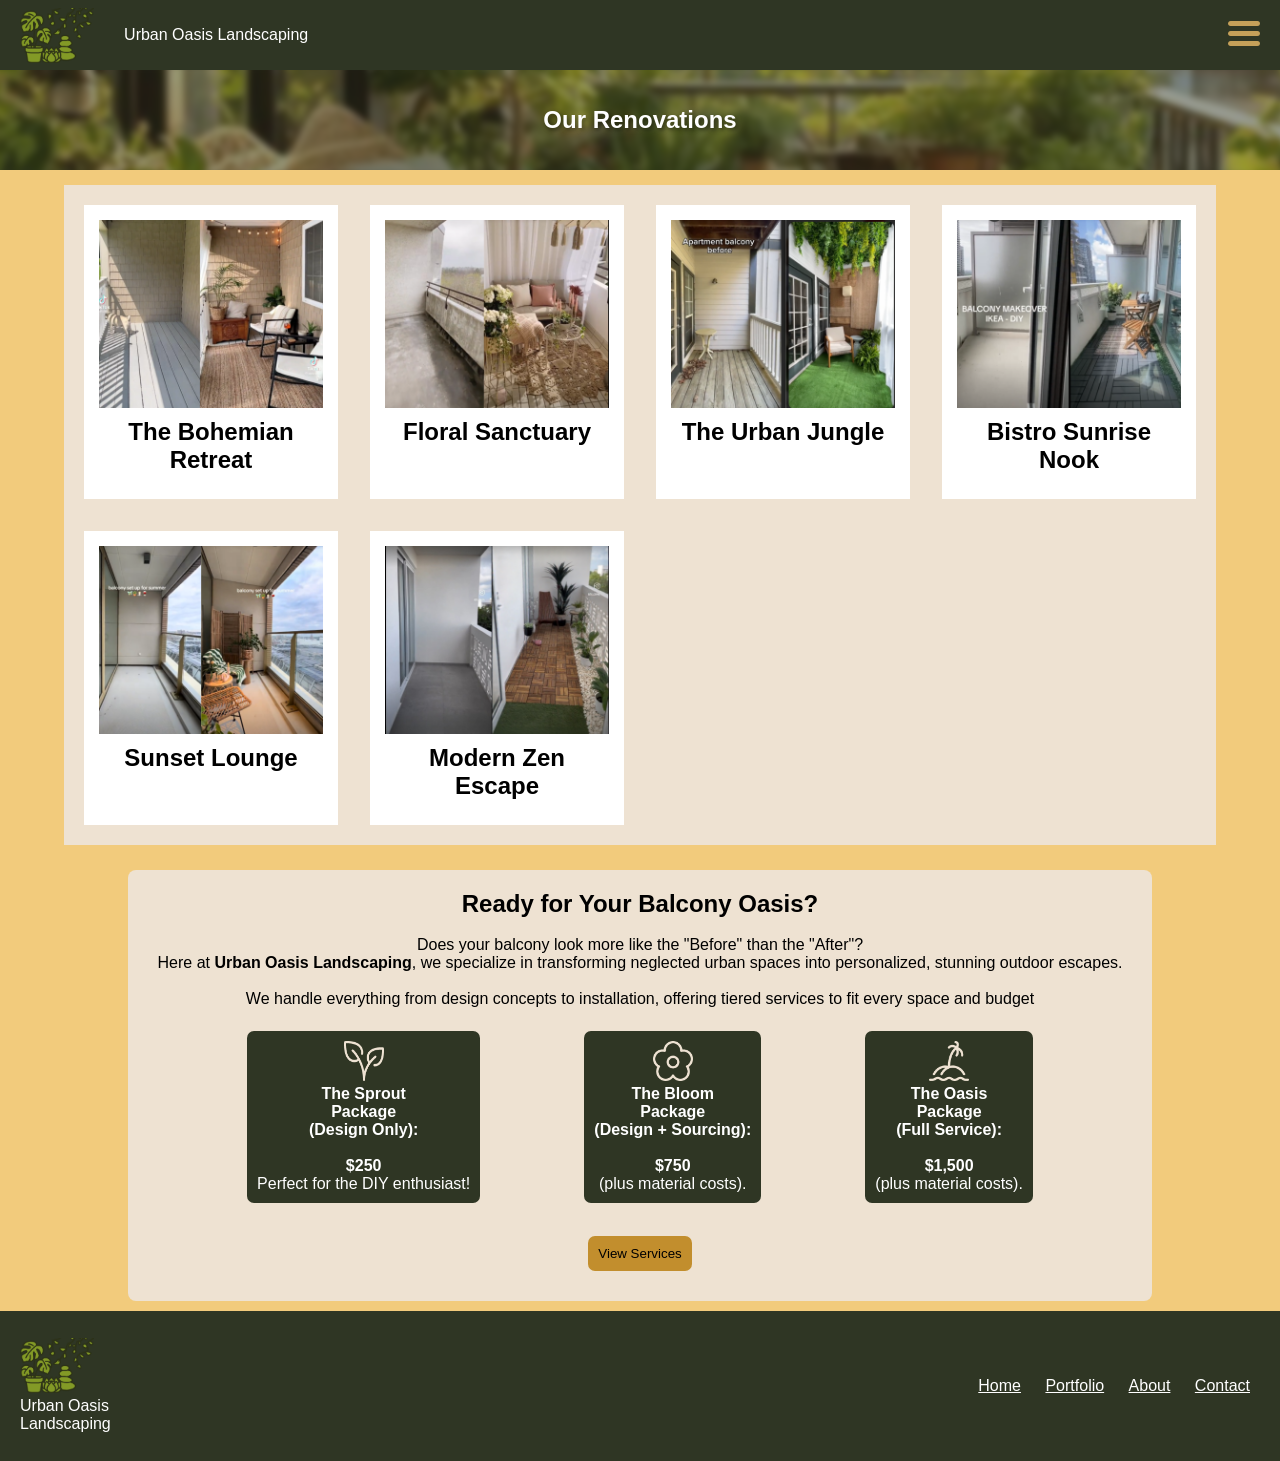
<file: html/portfolio.html>
<!DOCTYPE html>
<html lang="en">
<head>
    <meta charset="UTF-8">
    <meta name="viewport" content="width=device-width, initial-scale=1.0">
    <title>Portfolio</title>
    <link rel="stylesheet" href="/main.css">
    <link rel="shortcut icon" href="/images/icon.png" type="image/x-icon">
    <script src="/code.js" defer></script>
</head>

<body>
    <header>
        <div class="side-by-side">
            <img src="/images/icon.png" alt="" height="55px">
            <p>Urban Oasis Landscaping</p>
        </div>
        
        <div>
            <img src="/images/menu.png" alt="" height="25px">
            <ul class="Links">
                <li><a href="/html/index.html">Home</a></li>
                <li><a href="/html/portfolio.html">Portfolio</a></li>
                <li><a href="/html/about.html">About</a></li>
                <li><a href="/html/contact.html">Contact</a></li>
            </ul>
        </div>
    </header>

    <section class="cover center-text">
        <h1>Our Renovations</h1>
    </section>

    <div class="gallery">
        <div class="gallery-item">
            <img class="imgGallery" src="/portfolio-images/1.png" alt="" data-id="bohemian-retreat" > 
            <h3 class="desc">The Bohemian Retreat</h3>
        </div>
        

        <div class="gallery-item">
            <img class="imgGallery" src="/portfolio-images/2.png" alt="" data-id="floral-sanctuarty">
            <h3 class="desc">Floral Sanctuary</h3>
        </div>

        <div class="gallery-item">
            <img class="imgGallery" src="/portfolio-images/3.png" alt="" data-id="urban-jungle">
            <h3 class="desc">The Urban Jungle</h3>
        </div>

        <div class="gallery-item">
            <img class="imgGallery" src="/portfolio-images/4.png" alt="" data-id="sunrise-nook">
            <h3 class="desc">Bistro Sunrise Nook</h3>
        </div>

        <div class="gallery-item">
            <img class="imgGallery" src="/portfolio-images/5.png" alt="" data-id="sunset-lounge">
            <h3 class="desc">Sunset  Lounge</h3>
        </div>

        <div class="gallery-item">
            <img class="imgGallery" src="/portfolio-images/6.png" alt="" data-id="zen-escape">
            <h3 class="desc">Modern Zen Escape</h3>
        </div>
        
    </div>

    <div id="lightbox">
        
    </div>

    <section class="center-text">
            <h2>Ready for Your Balcony Oasis?</h2> <br>
            <p>Does your balcony look more like the "Before" than the "After"?</p>
            <div class="center-text">
                <p>Here at <b>Urban Oasis Landscaping</b>, we specialize in transforming neglected urban spaces into personalized, stunning outdoor escapes.</p> <br>
                <p>We handle everything from design concepts to installation, offering tiered services to fit every space and budget</p>
            </div> <br>
            <div class="packages">
                <div class="services">
                    <img src="/images/sprout.png" alt="" class="icon">
                    <h4>The Sprout <br> Package <br> (Design Only):</h4>
                    <br>
                    <h4>$250</h4>
                    <p>Perfect for  the DIY enthusiast!</p>
                </div>
                
                <div class="services">
                    <img src="/images/bloom.png" alt="" class="icon">
                    <h4>The Bloom <br> Package <br> (Design + Sourcing):</h4>
                    <br>
                    <h4>$750</h4>
                    <p>(plus material costs).</p>
                </div>

                <div class="services">
                    <img src="/images/oasis.png" alt="" class="icon"> <br>
                    <h4>The Oasis <br> Package <br> (Full Service): </h4>
                    <br>
                    <h4>$1,500</h4>
                    <p>(plus material costs).</p>
                </div>
            </div>
            <br>
            <button type="button">View Services</button>
        </section>

    <footer>
        <div>
            <img src="/images/icon.png" alt="" height="55px">
            <p>Urban Oasis <br>Landscaping</p>
        </div>
        <div class="Links">
            <a href="/html/index.html">Home</a>
            <a href="/html/portfolio.html">Portfolio</a>
            <a href="/html/about.html">About</a>
            <a href="/html/contact.html">Contact</a>
        </div>
        
    </footer>
</body>
</html>
</file>
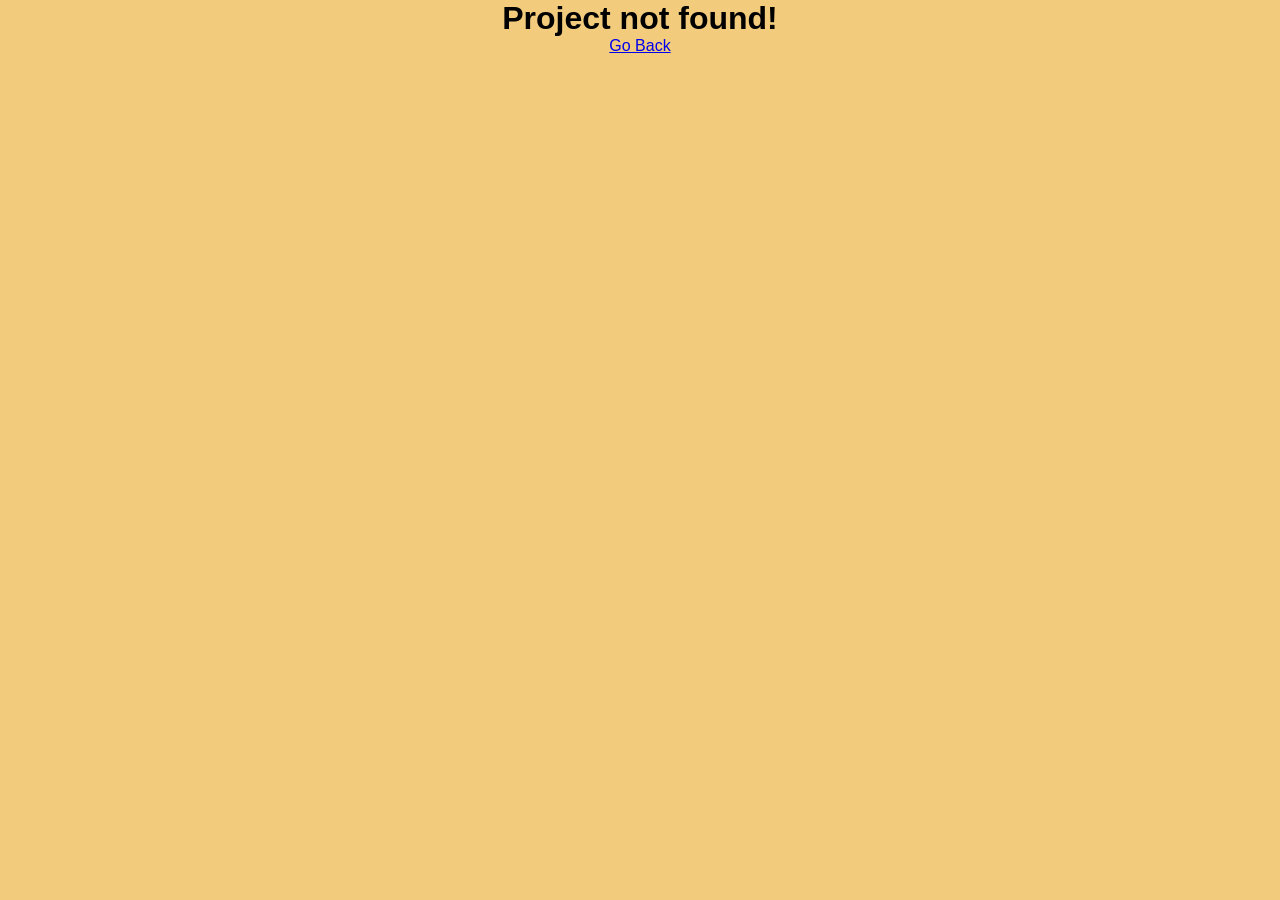
<file: html/project-detail.html>
<!DOCTYPE html>
<html lang="en">
<head>
    <meta charset="UTF-8">
    <meta name="viewport" content="width=device-width, initial-scale=1.0">
    <title>Document</title>
    <link rel="stylesheet" href="/main.css">
    <link rel="shortcut icon" href="/images/icon.png" type="image/x-icon">
    <script src="/detail-logic.js" defer></script>
</head>
<body>
    <header>
        <div class="side-by-side">
            <img src="/images/icon.png" alt="" height="55px">
            <p>Urban Oasis Landscaping</p>
        </div>
        
        <div>
            <img src="/images/menu.png" alt="" height="25px">
            <ul class="Links">
                <li><a href="/html/index.html">Home</a></li>
                <li><a href="/html/portfolio.html">Portfolio</a></li>
                <li><a href="/html/about.html">About</a></li>
                <li><a href="/html/contact.html">Contact</a></li>
            </ul>
        </div>
    </header>

    <section class="cover center-text">
        <h1 id="proj-title">Loading...</h1>
    </section>

    <br>
    <h2 id="proj-tagline"></h2> <br>

    <section>
        <div class="challenge-box">
            <h3>The Before</h3>
            <p id="proj-challenge-text"></p>
            <ul id="proj-challenge-list"></ul>
        </div> <br>

        <div class="center-text"><img id="proj-main-img" src="" alt="Project Transformation"></div> <br>

        <div class="strategy box">
            <h3>The After</h3>
            <h4>Our Transformation Strategy</h4>
            <ul id="proj-strategy-list"></ul>
        </div>
    </section>
    
    <section class="center-text">
            <h2>Ready for Your Balcony Oasis?</h2> <br>
            <p>Does your balcony look more like the "Before" than the "After"?</p>
            <div class="center-text">
                <p>Here at <b>Urban Oasis Landscaping</b>, we specialize in transforming neglected urban spaces into personalized, stunning outdoor escapes.</p> <br>
                <p>We handle everything from design concepts to installation, offering tiered services to fit every space and budget</p>
            </div> <br>
            <div class="packages">
                <div class="services">
                    <img src="/images/sprout.png" alt="" class="icon">
                    <h4>The Sprout <br> Package <br> (Design Only):</h4>
                    <br>
                    <h4>$250</h4>
                    <p>Perfect for  the DIY enthusiast!</p>
                </div>
                
                <div class="services">
                    <img src="/images/bloom.png" alt="" class="icon">
                    <h4>The Bloom <br> Package <br> (Design + Sourcing):</h4>
                    <br>
                    <h4>$750</h4>
                    <p>(plus material costs).</p>
                </div>

                <div class="services">
                    <img src="/images/oasis.png" alt="" class="icon"> <br>
                    <h4>The Oasis <br> Package <br> (Full Service): </h4>
                    <br>
                    <h4>$1,500</h4>
                    <p>(plus material costs).</p>
                </div>
            </div>
            <br>
            <button type="button">View Services</button>
        </section>
        
    <footer>
        <div>
            <img src="/images/icon.png" alt="" height="55px">
            <p>Urban Oasis <br>Landscaping</p>
        </div>
        <div class="Links">
            <a href="/html/index.html">Home</a>
            <a href="/html/portfolio.html">Portfolio</a>
            <a href="/html/about.html">About</a>
            <a href="/html/contact.html">Contact</a>
        </div>
        
    </footer>
</body>
</html>
</file>
<file: main.css>
* {
  margin: 0;
  padding: 0;
  box-sizing: border-box;
  font-family: sans-serif;
}

header, footer {
  display: flex;
  align-items: center;
  justify-content: space-between;
  position: sticky;
  top: 0;
  width: 100%;
  height: 70px;
  padding: 0 20px;
  background-color: #2F3624;
  color: white;
  z-index: 10;
}
header a, footer a {
  text-decoration: underline;
  color: white;
}
header a:hover, footer a:hover {
  color: #f2cb7c;
}
header img, footer img {
  position: relative;
  bottom: 4;
}

header ul {
  padding: 60px 0 0 0;
  position: absolute;
  top: 0;
  right: 0;
  list-style: none;
}
header ul li {
  visibility: hidden;
  padding: 5px 15px;
  text-align: center;
  font-weight: bold;
  letter-spacing: 2px;
  background-color: #2F3624;
}
header ul li:hover {
  background-color: hsl(81, 20%, 28%);
}
header ul a {
  text-decoration: none;
}
header ul:hover li {
  visibility: visible;
}

footer {
  height: 150px;
}
footer a {
  padding: 10px;
}

.cover {
  position: relative;
  width: 100%;
  height: 100px;
  display: flex;
  justify-content: center;
  align-items: center;
  overflow: hidden;
  margin: 0;
  background-color: #2F3624;
  border-radius: 0;
}
.cover::before {
  content: "";
  position: absolute;
  top: 0;
  left: 0;
  right: 0;
  bottom: 0;
  background-image: url(/images/download.jpg);
  background-size: cover;
  background-position: center 53%;
  filter: blur(3px);
  transform: scale(1.1);
  z-index: 1;
  opacity: 50%;
}
.cover h1 {
  position: relative;
  z-index: 2;
  color: white;
  text-align: center;
  text-shadow: 2px 2px 4px rgba(0, 0, 0, 0.5);
}

body {
  background-color: #f2cb7c;
  display: flex;
  flex-direction: column;
  align-items: center;
  flex-wrap: wrap;
}

.center-text {
  text-align: center;
}

.side-by-side {
  display: flex;
  justify-content: center;
  align-items: center;
  gap: 30px;
}

.gallery {
  width: 90%;
  background-color: #EEE2D2;
  padding: 20px;
  display: grid;
  grid-template-columns: repeat(auto-fit, minmax(250px, 0.7fr));
  justify-content: center;
  gap: 2em;
  margin: 15px;
}
.gallery .gallery-item {
  padding: 15px;
  display: flex;
  flex-direction: column;
  text-align: center;
  background-color: white;
}
.gallery .gallery-item img {
  height: auto;
}
.gallery .gallery-item .desc {
  font-size: 1.5em;
  padding: 10px;
}
.gallery .gallery-item:hover {
  cursor: pointer;
  transform: scale(1.1);
  box-shadow: 0 4px 10px 0 rgba(0, 0, 0, 0.2), 0 6px 40px 0 rgba(0, 0, 0, 0.6);
  z-index: 3;
  border-radius: 5px;
}

.grid-container {
  display: grid;
  grid-template-columns: repeat(auto-fit, minmax(230px, 1fr));
  justify-items: center;
  align-items: center;
  font-size: 1rem;
}
.grid-container img {
  height: auto;
}

section {
  background-color: #EEE2D2;
  margin: 10px;
  padding: 20px;
  width: 80%;
  border-radius: 8px;
}
section img {
  height: 60%;
  width: 60%;
}
section button {
  border: none;
  background-color: #c28e2d;
  padding: 10px;
  border-radius: 7px;
  margin: 10px;
}
section ul {
  list-style-position: inside;
}
section .packages {
  display: flex;
  justify-content: space-evenly;
  align-items: stretch;
  flex-wrap: wrap;
}
section .services {
  background-color: #2F3624;
  color: white;
  margin: 5px;
  padding: 10px;
  border-radius: 7px;
  text-align: center;
}

.icon {
  height: 40px;
  width: 40px;
}

form {
  background-color: #EEE2D2;
  margin: 10px;
  padding: 20px;
  width: 60%;
  border-radius: 8px;
  display: flex;
  flex-direction: column;
}
form input {
  padding: 5px;
  border-radius: 5px;
}
form textarea {
  padding: 5px;
  border-radius: 5px;
}

#lightbox {
  position: fixed;
  z-index: 1000;
  top: 0;
  left: 0;
  width: 100%;
  height: 100%;
  background-color: rgba(0, 0, 0, 0.8);
  display: none;
}
#lightbox.active {
  display: flex;
  justify-content: center;
  align-items: center;
}
#lightbox img {
  max-width: 80%;
  max-height: 80%;
}
#lightbox button {
  z-index: 10;
  position: absolute;
  border: none;
  background: rgba(255, 255, 255, 0.5);
  color: white;
  font-size: 2rem;
  padding: 15px;
  cursor: pointer;
  border-radius: 50%;
}
#lightbox .prev-btn {
  left: 5%;
}
#lightbox .next-btn {
  right: 5%;
}
#lightbox .project-button {
  position: absolute;
  bottom: 5%;
  background-color: white;
  color: black;
  text-decoration: none;
  padding: 10px 20px;
  border-radius: 5px;
  font-weight: bold;
}/*# sourceMappingURL=main.css.map */
</file>
